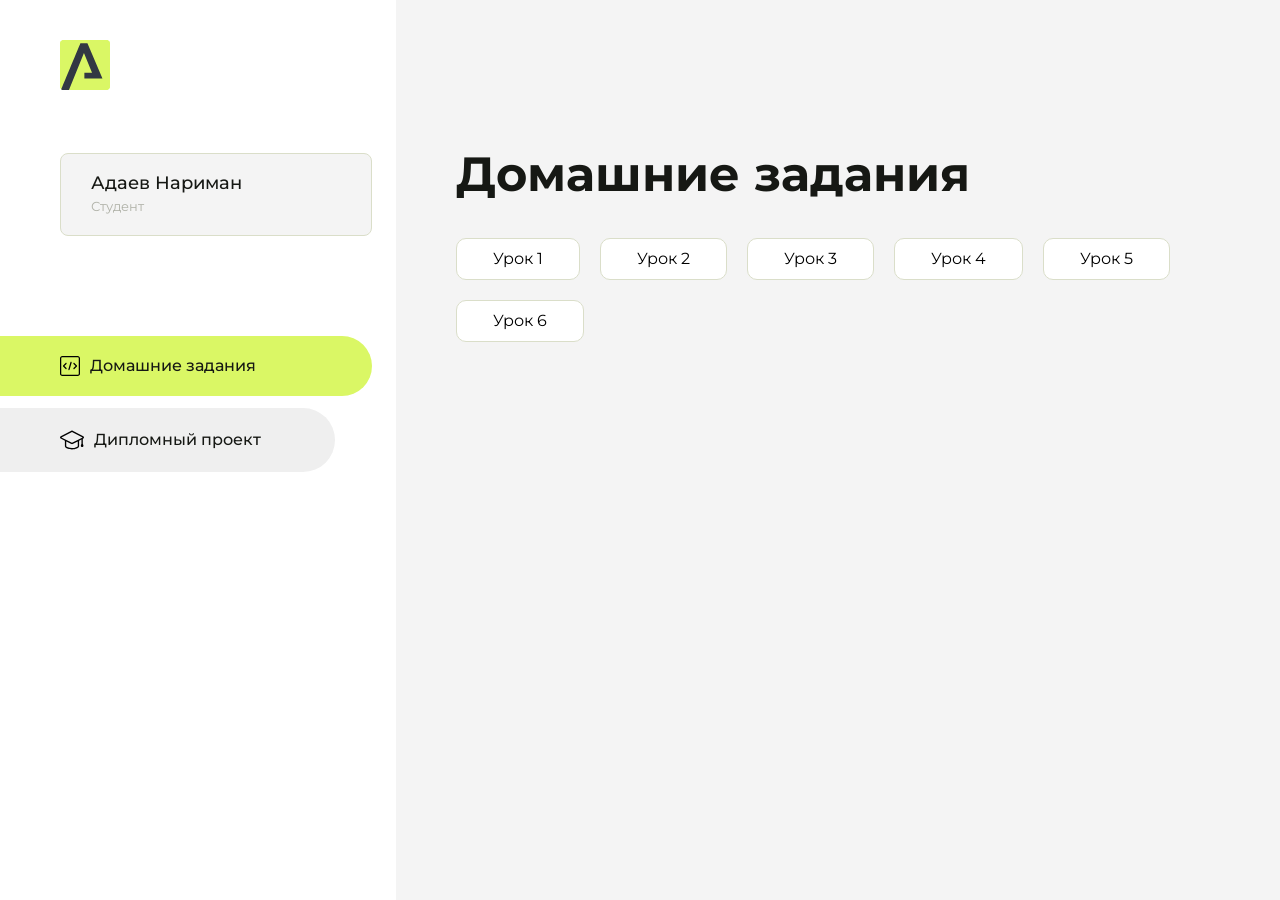
<file: index.html>
<!DOCTYPE html>
<html lang="en">
<head>
    <meta charset="UTF-8">
    <meta name="viewport" content="width=device-width, initial-scale=1.0">
    <title>Домашняя работа</title>
    <link rel="shortcut icon" href="src/logo.ico" type="image/x-icon">
    <link rel="preconnect" href="https://fonts.googleapis.com">
    <link rel="preconnect" href="https://fonts.gstatic.com" crossorigin>
    <link href="https://fonts.googleapis.com/css2?family=Montserrat:wght@400;500;700&family=Rubik:wght@500&display=swap"
          rel="stylesheet">
    <link rel="stylesheet" href="src/style.css">
</head>
<body id="body">
<div class="overlay" id="overlay"></div>
<div class="layout">
    <div class="burger" id="burger">
        <svg viewBox="0 0 24 24" fill="none" xmlns="http://www.w3.org/2000/svg">
            <g id="SVGRepo_bgCarrier" stroke-width="0"></g>
            <g id="SVGRepo_tracerCarrier" stroke-linecap="round" stroke-linejoin="round"></g>
            <g id="SVGRepo_iconCarrier">
                <path d="M4 18L20 18" stroke="#DAF765" stroke-width="2" stroke-linecap="round"></path>
                <path d="M4 12L20 12" stroke="#DAF765" stroke-width="2" stroke-linecap="round"></path>
                <path d="M4 6L20 6" stroke="#DAF765" stroke-width="2" stroke-linecap="round"></path>
            </g>
        </svg>
    </div>
    <aside class="sidebar" id="sidebar">
        <div class="sidebar__inner">
            <div class="logo">
                <svg width="50" height="50" viewBox="0 0 50 50" fill="none" xmlns="http://www.w3.org/2000/svg">
                    <g clip-path="url(#clip0_513_74730)">
                        <path d="M46.17 -0.257004H3.83C1.57281 -0.257004 -0.257 1.57281 -0.257 3.83V46.17C-0.257 48.4272 1.57281 50.257 3.83 50.257H46.17C48.4272 50.257 50.257 48.4272 50.257 46.17V3.83C50.257 1.57281 48.4272 -0.257004 46.17 -0.257004Z"
                              fill="#DAF765"/>
                        <path d="M24.375 38.4H42.461L27.441 3.1585H20.4355C20.4355 3.1585 6.7895 35.881 1.1945 49.294C2.015 50.0275 3.0945 50.257 3.6945 50.257H8.8445L23.954 13.07L32.0465 32.8285H24.375V38.4Z"
                              fill="#323843"/>
                    </g>
                    <defs>
                        <clipPath id="clip0_513_74730">
                            <rect width="50" height="50" fill="white"/>
                        </clipPath>
                    </defs>
                </svg>
            </div>
            <div class="sidebar__user">
                <div class="sidebar__name">Адаев Нариман</div>
                <div class="sidebar__text">Студент</div>
            </div>
            <div class="sidebar__tabs">
                <div class="sidebar__item">
                    <button class="sidebar__button active" id="tasks">
                        <svg xmlns="http://www.w3.org/2000/svg" width="20" height="20" viewBox="0 0 20 20" fill="none">
                            <g clip-path="url(#clip0_704_74543)">
                                <path d="M17.7083 20H2.29167C1.0275 20 0 18.9725 0 17.7083V2.29167C0 1.0275 1.0275 0 2.29167 0H17.7083C18.9725 0 20 1.0275 20 2.29167V17.7083C20 18.9725 18.9725 20 17.7083 20ZM2.29167 1.25C1.7175 1.25 1.25 1.7175 1.25 2.29167V17.7083C1.25 18.2825 1.7175 18.75 2.29167 18.75H17.7083C18.2825 18.75 18.75 18.2825 18.75 17.7083V2.29167C18.75 1.7175 18.2825 1.25 17.7083 1.25H2.29167Z"
                                      fill="black"/>
                                <path d="M6.04167 13.125C5.88167 13.125 5.72167 13.0642 5.6 12.9417L3.1 10.4417C2.85583 10.1975 2.85583 9.80167 3.1 9.5575L5.6 7.0575C5.84417 6.81333 6.24 6.81333 6.48417 7.0575C6.72833 7.30167 6.72833 7.6975 6.48417 7.94167L4.42583 10L6.48417 12.0583C6.72833 12.3025 6.72833 12.6983 6.48417 12.9425C6.36167 13.0642 6.20167 13.125 6.04167 13.125Z"
                                      fill="black"/>
                                <path d="M8.95833 14.1667C8.9 14.1667 8.84 14.1583 8.78167 14.1417C8.45083 14.0442 8.26083 13.6967 8.35833 13.3658L10.4417 6.28251C10.5392 5.95084 10.8892 5.76417 11.2175 5.85917C11.5483 5.95667 11.7383 6.30417 11.6408 6.63501L9.5575 13.7183C9.47833 13.9908 9.22833 14.1667 8.95833 14.1667Z"
                                      fill="black"/>
                                <path d="M13.9583 13.125C13.7983 13.125 13.6383 13.0642 13.5167 12.9417C13.2725 12.6975 13.2725 12.3017 13.5167 12.0575L15.575 9.99916L13.5167 7.94083C13.2725 7.69666 13.2725 7.30083 13.5167 7.05666C13.7608 6.81249 14.1567 6.81249 14.4008 7.05666L16.9008 9.55666C17.145 9.80083 17.145 10.1967 16.9008 10.4408L14.4008 12.9408C14.2783 13.0642 14.1183 13.125 13.9583 13.125Z"
                                      fill="black"/>
                            </g>
                            <defs>
                                <clipPath id="clip0_704_74543">
                                    <rect width="20" height="20" fill="white"/>
                                </clipPath>
                            </defs>
                        </svg>
                        <span>Домашние задания</span></button>
                </div>
                <div class="sidebar__item">
                    <button class="sidebar__button" id="diplom">
                        <svg xmlns="http://www.w3.org/2000/svg" width="24" height="24" viewBox="0 0 24 24" fill="none">
                            <g clip-path="url(#clip0_704_74553)">
                                <path d="M23.2628 10.5971C23.7176 10.365 24 9.90375 24 9.39337C24 8.883 23.7176 8.42175 23.2628 8.18962L12.6135 2.75362C12.2291 2.55824 11.7705 2.55787 11.3854 2.75399L0.736875 8.19C0.282375 8.42175 0 8.883 0 9.39337C0 9.90375 0.282375 10.365 0.736875 10.5971L4.89038 12.7177V18.2074C4.89038 19.8154 8.412 21.393 12 21.393C15.5884 21.393 19.1096 19.815 19.1096 18.2074V12.7174L21.4609 11.517V15.8017L20.901 17.2305C20.7409 17.6389 20.7934 18.0994 21.0405 18.4616C21.2876 18.8246 21.6979 19.041 22.1366 19.041C22.5754 19.041 22.9852 18.8246 23.2324 18.462C23.4795 18.099 23.532 17.6385 23.3719 17.2301L22.8124 15.8021V10.827L23.2628 10.5971ZM17.7623 18.1721C17.6198 18.6375 15.3491 20.0419 12 20.0419C8.65088 20.0419 6.38025 18.6375 6.2415 18.2074V12.3037L6.23887 12.3019C6.23812 12.057 6.1065 11.8207 5.87325 11.7019L1.3515 9.39337L12 3.95737L22.6489 9.39337L12 14.8294L5.87325 11.7019C5.54063 11.5331 4.6695 11.6674 4.5 12C4.33012 12.3322 4.55813 12.5479 4.89038 12.7177L11.3857 16.0331C11.5781 16.1314 11.7889 16.1805 12 16.1805C12.2107 16.1805 12.4222 16.1314 12.6146 16.0331L17.7593 13.407L17.7623 18.1721Z"
                                      fill="black"/>
                            </g>
                            <defs>
                                <clipPath id="clip0_704_74553">
                                    <rect width="24" height="24" fill="white"/>
                                </clipPath>
                            </defs>
                        </svg>
                        <span>Дипломный проект</span></button>
                </div>
            </div>
        </div>

    </aside>
    <div class="content">
        <div class="container">
            <div class="content__block" id="tasksBlock">
                <div class="content__title">Домашние задания</div>
                <ul class="content__list">
                    <li class="content__list-item">
                        <a href="Work-1/fit-studio/index.html">Урок 1</a>
                    </li>
                    <li class="content__list-item">
                        <a href="Work-2/Grid/index.html">Урок 2</a>
                    </li>
                    <li class="content__list-item">
                        <a href="Work-3/fit-studio/index.html">Урок 3</a>
                    </li>
                    <li class="content__list-item">
                        <a href="Work-4/Pulse Fitness Center/index.html">Урок 4</a>
                    </li>
                    <li class="content__list-item">
                        <a href="Work-5/JavaScript/index.html">Урок 5</a>
                    </li>
                    <li class="content__list-item">
                        <a href="nike/index.html">Урок 6</a>
                    </li>
                </ul>
            </div>
            <div class="content__block hidden" id="diplomBlock">
                <div class="content__title">Дипломный проект</div>
                <div class="content__list-diplom">
                    <a href="ПАПКА-С-НОМЕРОМ-УРОКА">Ссылка на ДЗ</a>
                </div>
                <div class="content__decor">
                    <div class="content__decor-text">Давай проверим, чему ты научился!</div>
                    <div class="content__decor-img">
                        <img src="src/decor.png" alt="decor">
                    </div>
                </div>
            </div>
        </div>
    </div>
</div>
<script src="src/index.js"></script>
</body>
</html>
</file>
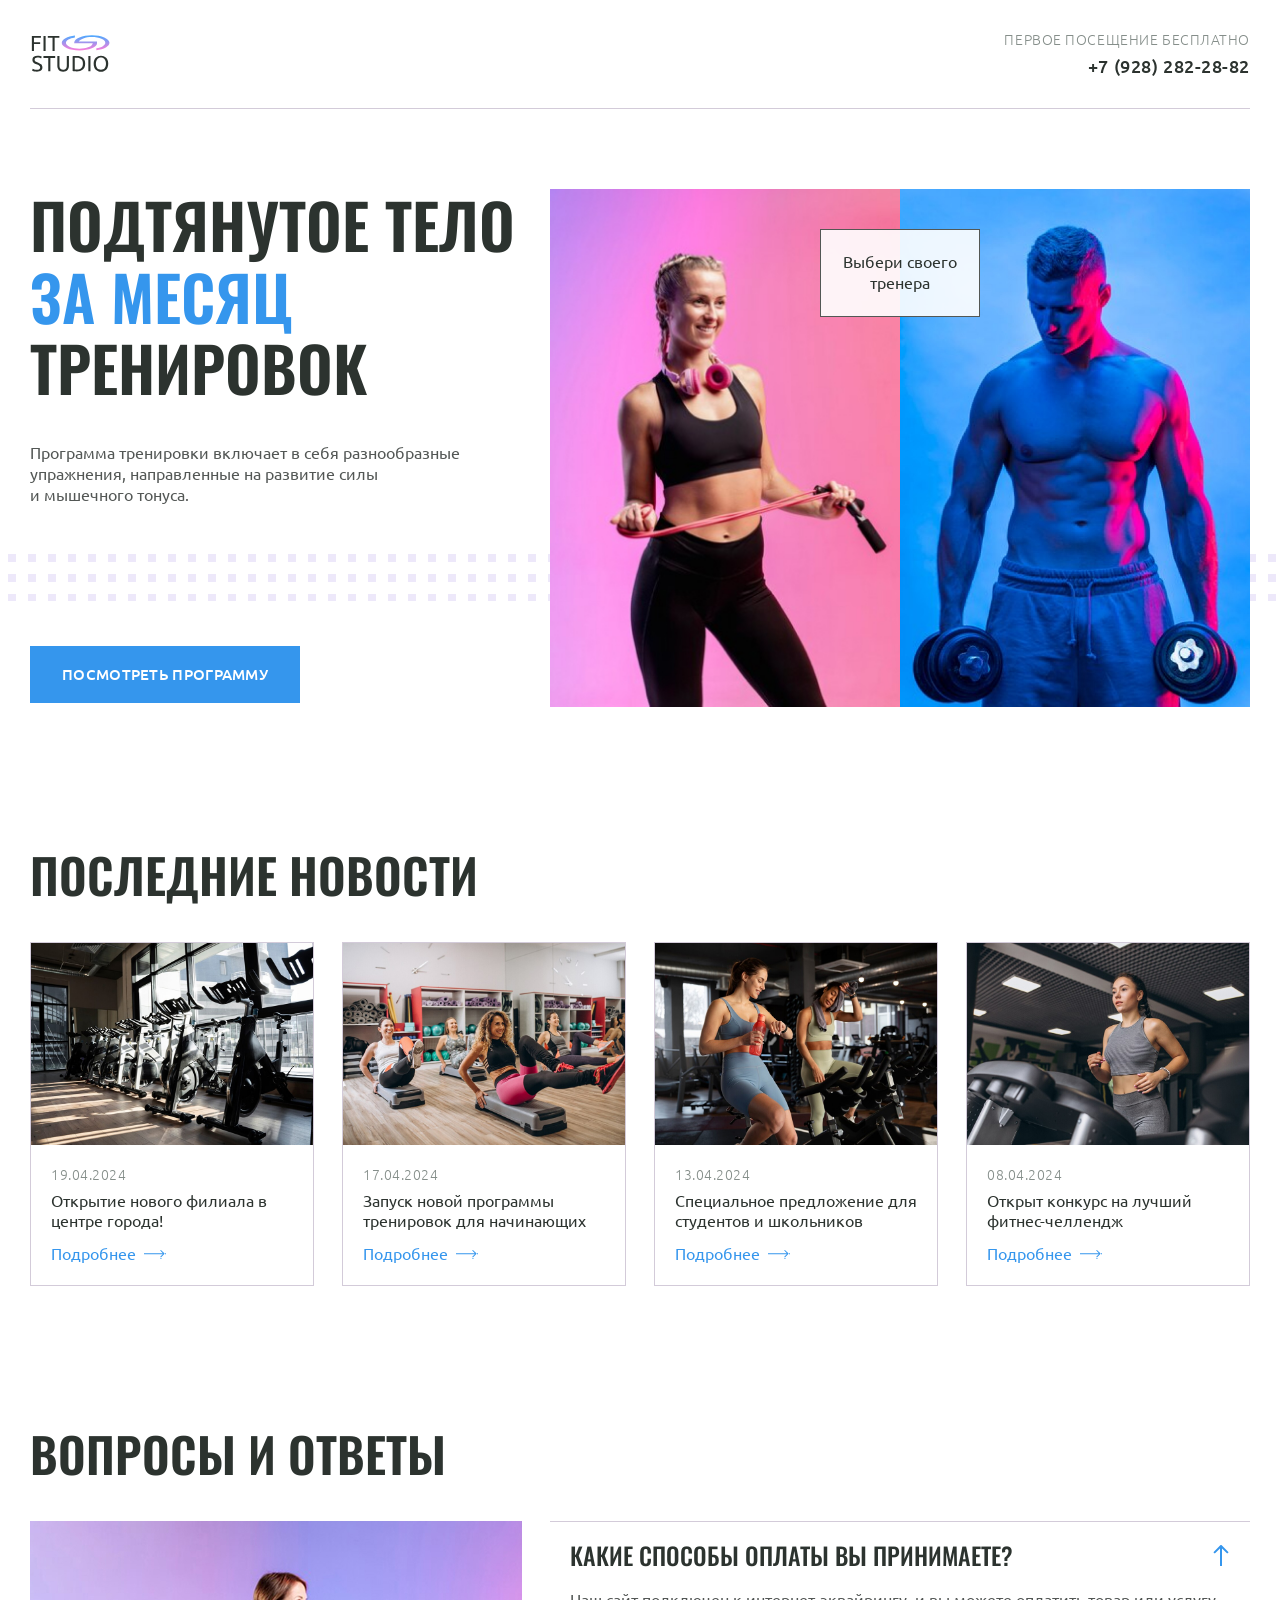
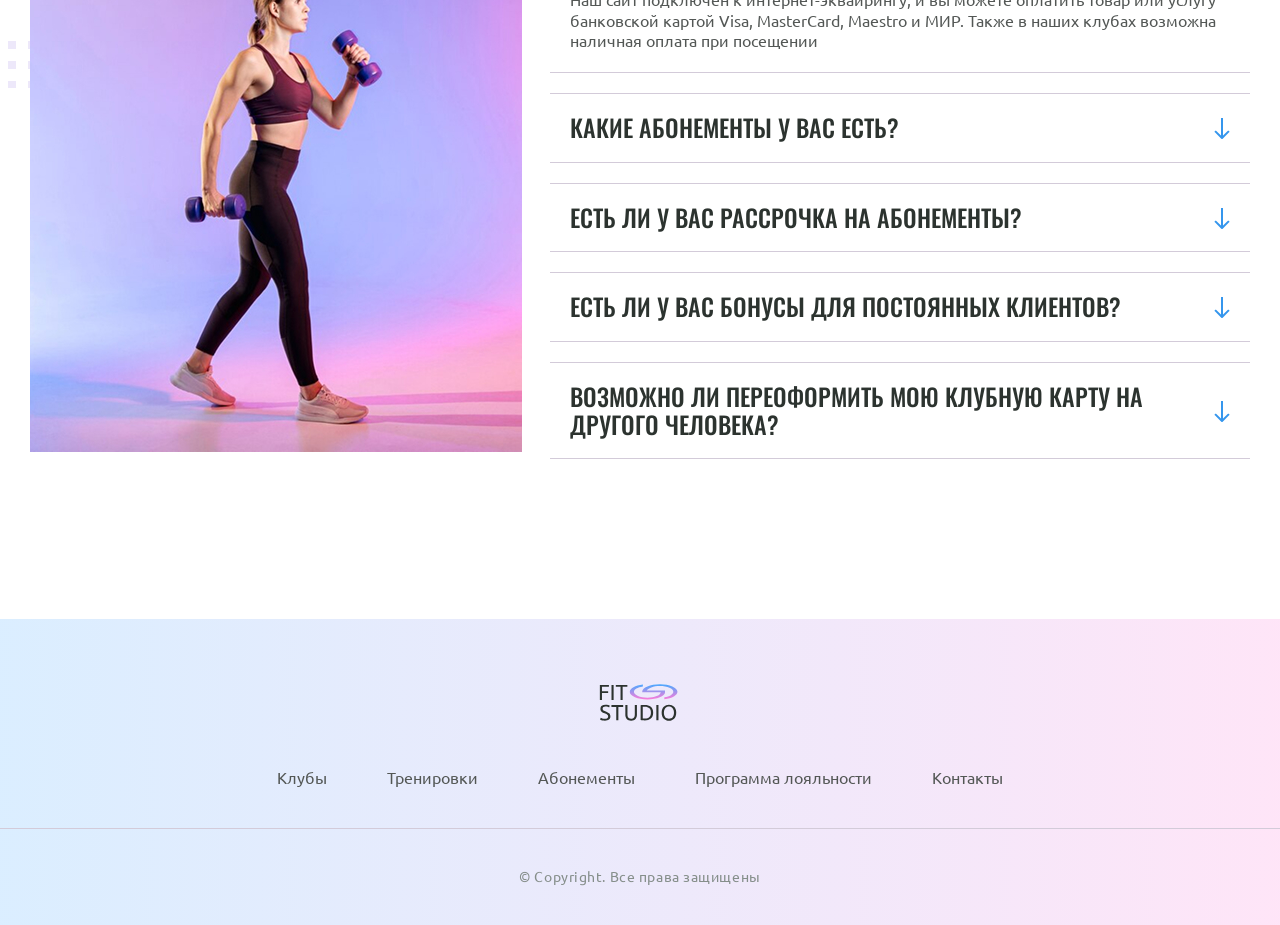
<file: Work-1/fit-studio/index.html>
<!doctype html>
<html lang="ru" class="home-page">
	<head>
		<meta charset="UTF-8" />
		<meta name="viewport" content="width=device-width, initial-scale=1.0" />
		<title>Fit Studio - Главная</title>
		<link rel="stylesheet" href="./css/normalize.css" />
		<link rel="stylesheet" href="./css/fonts.css" />
		<link rel="stylesheet" href="./css/globals.css" />
		<link rel="stylesheet" href="./css/header.css" />
		<link rel="stylesheet" href="./css/index.css" />
		<link rel="stylesheet" href="./css/footer.css" />
		<link
			rel="icon"
			sizes="128x128"
			href="./images/favicon-icon.svg"
			type="image/x-svg+xml"
		/>
	</head>
	<body>
		<header class="header">
			<div class="container">
				<div class="header__inner">
					<a href="/" class="header__logo">
						<img
							class="header__logo-img"
							src="./images/logo-icon.svg"
							width="84"
							height="45"
							alt="Логотип Fit Studio"
						/>
					</a>
					<div class="header__phone text-sub">
						<p class="header__phone-text">Первое посещение бесплатно</p>
						<a class="header__phone-number" href="tel:+79282822882" type="phone"
							>+7 (928) 282-28-82</a
						>
					</div>
				</div>
			</div>
		</header>
		<section class="hero section decor">
			<div class="container hero__container">
				<div class="hero__info">
					<h1 class="hero__title">
						Подтянутое тело
						<strong class="hero__title-accent">за месяц</strong> тренировок
					</h1>
					<p class="hero__info-text text">
						Программа тренировки включает в себя разнообразные упражнения,
						направленные на развитие силы и мышечного тонуса.
					</p>
					<a class="hero__programm-button button" href="#"
						>Посмотреть программу</a
					>
				</div>
				<div class="hero__images">
					<p class="hero__choose text">Выбери своего тренера</p>
					<img
						class="hero__img-girl"
						src="./images/sporty-girl-img.jpg"
						width="347"
						height="513"
						alt="Спортивная девушка держит в руках скакалку"
					/>
					<img
						class="hero__img-man"
						src="./images/sporty-man-img.jpg"
						width="353"
						height="513"
						alt="Спортивный мужчина держит в руках гантели "
					/>
				</div>
			</div>
		</section>
		<section class="news section">
			<div class="container">
				<h2 class="title-large">Последние новости</h2>
				<div class="news__container">
					<article class="news__article">
						<header class="news__header">
							<img
								class="news__article-img news__article-img-gym"
								src="./images/news/news-1-img.jpg"
								width="284"
								height="203"
								alt="Велотренажёры в спортивном зале"
							/>
							<div class="news__info">
								<time class="news__date text-sub" c datetime="2024-04-19">
									19.04.2024
								</time>
								<h3 class="news__article-title text">
									Открытие нового филиала в центре города!
								</h3>
							</div>
						</header>
						<footer class="news__article-footer">
							<a class="news__link text" href="./article.html">Подробнее</a>
						</footer>
					</article>
					<article class="news__article">
						<header class="news__header">
							<img
								class="news__article-img news__article-img-sports-group"
								src="./images/news/news-2-img.jpg"
								width="284"
								height="203"
								alt="Группа женщин занимается спортом"
							/>
							<div class="news__info">
								<time class="news__date text-sub" c datetime="2024-04-17">
									17.04.2024
								</time>
								<h3 class="news__article-title text">
									Запуск новой программы тренировок для начинающих
								</h3>
							</div>
						</header>
						<footer class="news__article-footer">
							<a class="news__link text" href="#">Подробнее</a>
						</footer>
					</article>
					<article class="news__article">
						<header class="news__header">
							<img
								class="news__article-img news__article-img-girls"
								src="./images/news/news-3-img.jpg"
								width="284"
								height="203"
								alt="Две девушки занимаются на велотренажёрах"
							/>
							<div class="news__info">
								<time class="news__date text-sub" c datetime="2024-04-13">
									13.04.2024
								</time>
								<h3 class="news__article-title text">
									Специальное предложение для студентов и школьников
								</h3>
							</div>
						</header>
						<footer class="news__article-footer">
							<a class="news__link text" href="#">Подробнее</a>
						</footer>
					</article>
					<article class="news__article">
						<header class="news__header">
							<img
								class="news__article-img news__article-img-girl"
								src="./images/news/news-4-img.jpg"
								width="284"
								height="203"
								alt="Девушка занимается на беговой дорожке"
							/>
							<div class="news__info">
								<time class="news__date text-sub" c datetime="2024-04-08">
									08.04.2024
								</time>
								<h3 class="news__article-title text">
									Открыт конкурс на лучший фитнес-челлендж
								</h3>
							</div>
						</header>
						<footer class="news__article-footer">
							<a class="news__link text" href="#">Подробнее</a>
						</footer>
					</article>
				</div>
			</div>
		</section>
		<section class="faq section decor">
			<div class="container">
				<h2 class="faq__title title-large">Вопросы и ответы</h2>
				<div class="faq__container">
					<img
						class="faq__img"
						src="./images/sporty-girl-2-img.jpg"
						width="492"
						height="531"
						alt="Спортивная девушка занимается спортом с гантелями"
					/>
					<div class="faq-accordion">
						<details class="faq__details" name="faq" open>
							<summary class="faq__summary title-medium">
								Какие способы оплаты вы принимаете?
							</summary>
							<p class="faq__details-text text">
								Наш сайт подключен к интернет-эквайрингу, и вы можете оплатить
								товар или услугу банковской картой Visa, MasterCard, Maestro и
								МИР. Также в наших клубах возможна наличная оплата при посещении
							</p>
						</details>
						<details class="faq__details" name="faq">
							<summary class="faq__summary title-medium">
								Какие абонементы у вас есть?
							</summary>
							<p class="faq__details-text text">
								Наш сайт подключен к интернет-эквайрингу, и вы можете оплатить
								товар или услугу банковской картой Visa, MasterCard, Maestro и
								МИР. Также в наших клубах возможна наличная оплата при посещении
								фитнес-центра.
							</p>
						</details>
						<details class="faq__details" name="faq">
							<summary class="faq__summary title-medium">
								Есть ли у вас рассрочка на абонементы?
							</summary>
							<p class="faq__details-text text">
								Наш сайт подключен к интернет-эквайрингу, и вы можете оплатить
								товар или услугу банковской картой Visa, MasterCard, Maestro и
								МИР. Также в наших клубах возможна наличная оплата при посещении
								фитнес-центра.
							</p>
						</details>
						<details class="faq__details" name="faq">
							<summary class="faq__summary title-medium">
								Есть ли у вас бонусы для постоянных клиентов?
							</summary>
							<p class="faq__details-text text">
								Наш сайт подключен к интернет-эквайрингу, и вы можете оплатить
								товар или услугу банковской картой Visa, MasterCard, Maestro и
								МИР. Также в наших клубах возможна наличная оплата при посещении
								фитнес-центра.
							</p>
						</details>
						<details class="faq__details" name="faq">
							<summary class="faq__summary title-medium">
								Возможно ли переоформить мою клубную карту на другого человека?
							</summary>
							<p class="faq__details-text text">
								Наш сайт подключен к интернет-эквайрингу, и вы можете оплатить
								товар или услугу банковской картой Visa, MasterCard, Maestro и
								МИР. Также в наших клубах возможна наличная оплата при посещении
								фитнес-центра.
							</p>
						</details>
					</div>
				</div>
			</div>
		</section>
		<footer class="footer">
			<div class="footer__top">
				<div class="container">
					<a class="footer__logo" href="/">
						<img
							class="footer__logo-img"
							src="./images/logo-icon.svg"
							width="84"
							height="45"
							alt="Логотип Fit Studio"
						/>
					</a>
					<nav class="footer__menu">
						<ul class="footer__list">
							<li class="footer__list-item">
								<a href="#" class="footer__link">Клубы</a>
							</li>
							<li class="footer__list-item">
								<a href="#" class="footer__link">Тренировки</a>
							</li>
							<li class="footer__list-item">
								<a href="#" class="footer__link">Абонементы</a>
							</li>
							<li class="footer__list-item">
								<a href="#" class="footer__link">Программа лояльности</a>
							</li>
							<li class="footer__list-item">
								<a href="#" class="footer__link">Контакты</a>
							</li>
						</ul>
					</nav>
				</div>
			</div>
			<div class="container">
				<p class="copyright">&copy; Copyright. Все права защищены</p>
			</div>
		</footer>
	</body>
</html>
</file>
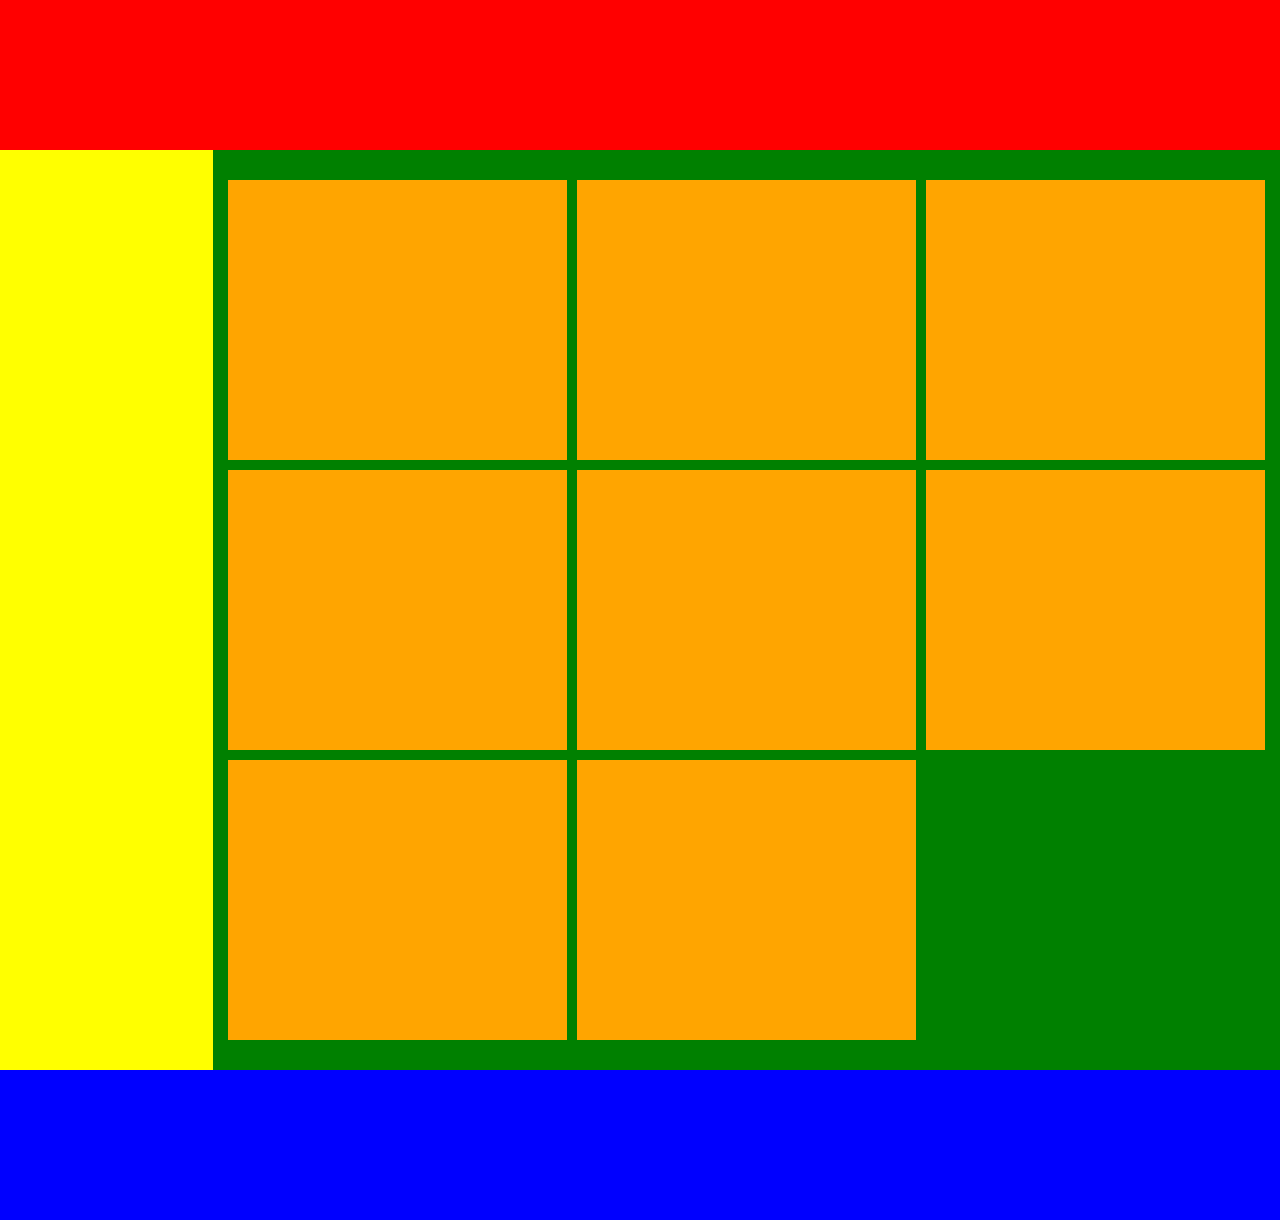
<file: Work-2/Grid/index.html>
<!doctype html>
<html lang="ru">
	<head>
		<meta charset="UTF-8" />
		<meta name="viewport" content="width=device-width, initial-scale=1.0" />
		<link rel="stylesheet" href="./css/style.css" />
		<title>Grid</title>
	</head>
	<body>
		<div class="wrapper">
			<header class="header"></header>
			<aside class="aside"></aside>
			<main class="main">
				<div class="container">
					<article class="article"></article>
					<article class="article"></article>
					<article class="article"></article>
					<article class="article"></article>
					<article class="article"></article>
					<article class="article"></article>
					<article class="article"></article>
					<article class="article"></article>
				</div>
			</main>
			<footer class="footer"></footer>
		</div>
	</body>
</html>
</file>
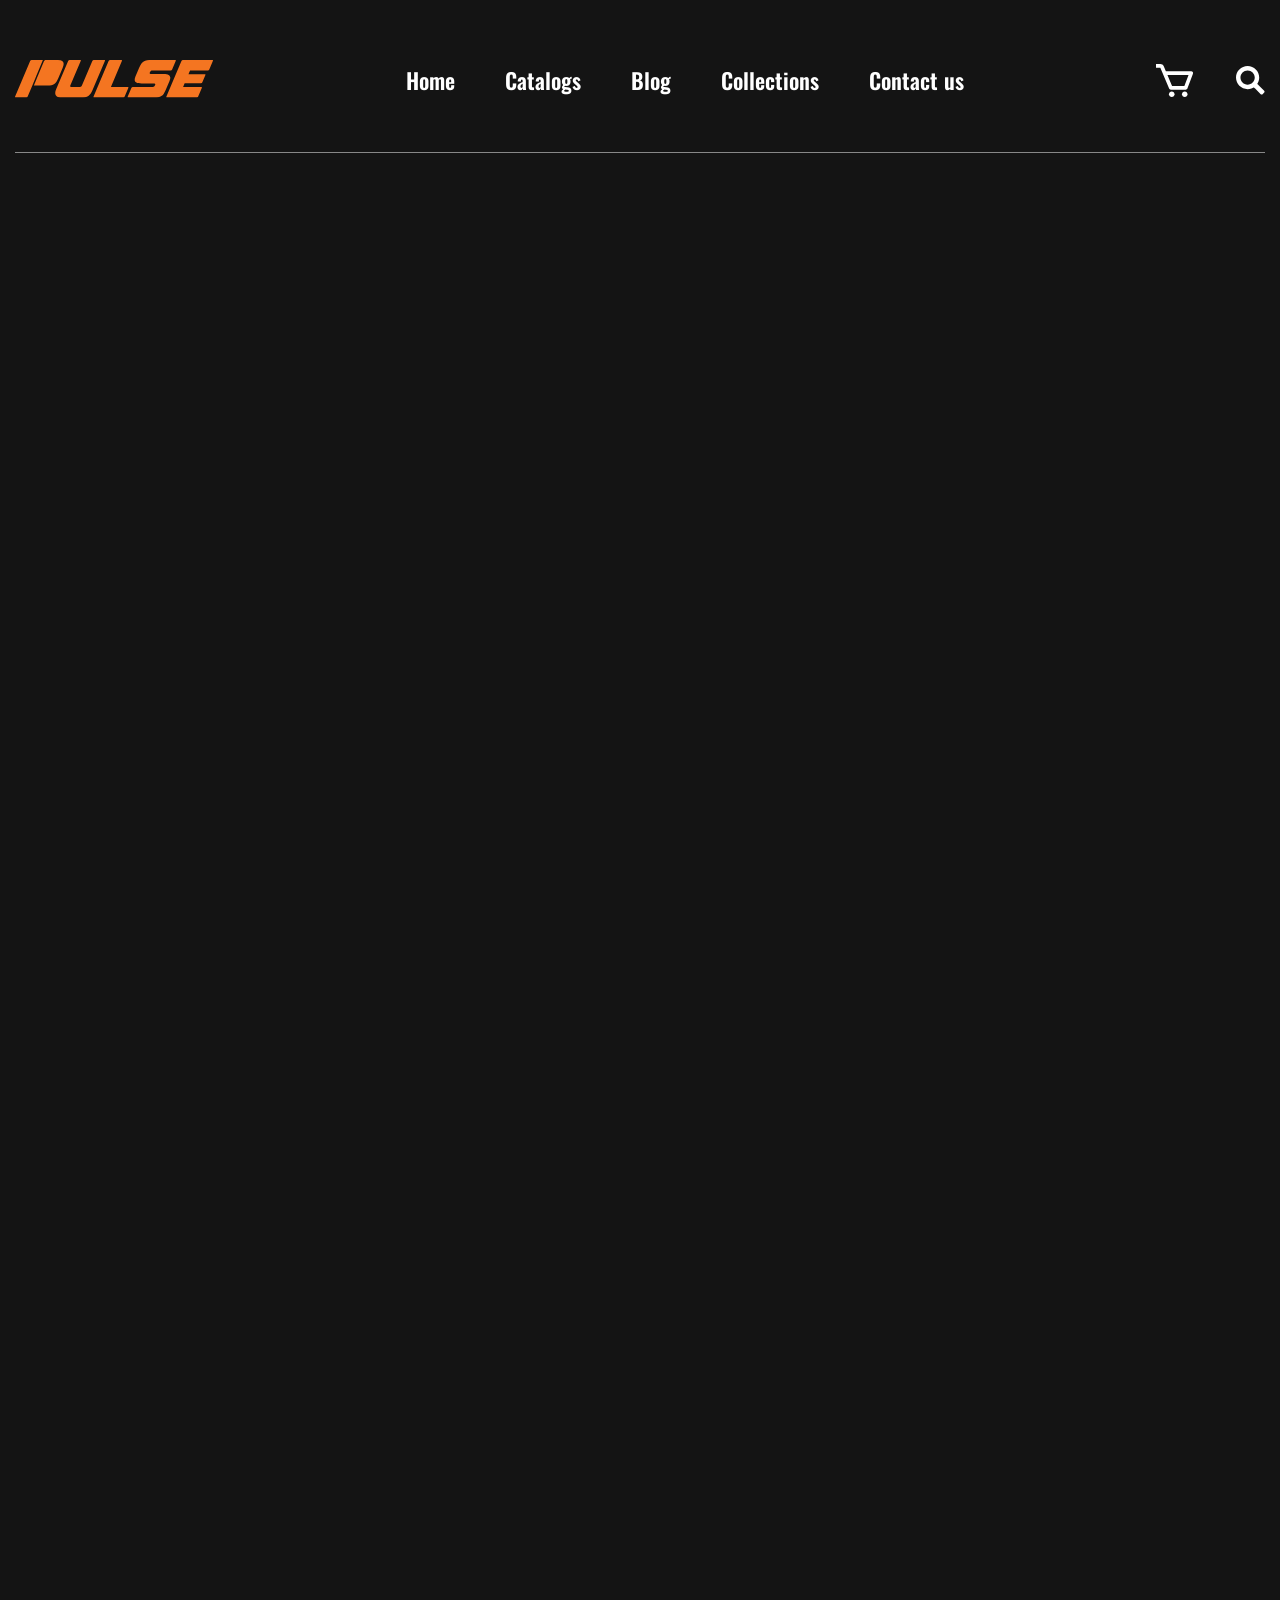
<file: Work-4/Pulse Fitness Center/index.html>
<!doctype html>
<html class="page" lang="en">
	<head>
		<meta charset="UTF-8" />
		<meta name="viewport" content="width=device-width, initial-scale=1.0" />
		<link rel="stylesheet" href="css/index.css" />
		<link
			rel="shortcut icon"
			href="./icons/fitness-favicon-icon.svg"
			type="image/x-icon"
		/>
		<script src="./js/index.js" type="module"></script>
		<title>Pulse Fitness Center</title>
	</head>
	<body class="page__body">
		<header class="header">
			<div class="container">
				<div class="header__inner">
					<div class="header__container">
						<a class="logo header__logo" href="/">
							<img
								class="header__logo-img"
								width="198"
								height="38"
								src="./icons/logo-icon.svg"
								alt="Логотип Pulse fitness center"
							/>
						</a>
						<nav
							class="header__menu"
							aria-label="Главное меню"
							id="header__menu"
						>
							<ul class="header__menu-list">
								<li class="header__menu-item">
									<a class="header__menu-link" href="/">Home</a>
								</li>
								<li class="header__menu-item">
									<a class="header__menu-link" href="#">Catalogs</a>
								</li>
								<li class="header__menu-item">
									<a class="header__menu-link" href="#">Blog</a>
								</li>
								<li class="header__menu-item">
									<a class="header__menu-link" href="#">Collections</a>
								</li>
								<li class="header__menu-item">
									<a class="header__menu-link" href="#">Contact us</a>
								</li>
							</ul>
						</nav>
						<div class="header__actions">
							<button
								class="header__actions-button"
								title="Корзина"
								aria-label="Корзина"
							>
								<svg width="44" height="34">
									<use
										class="header__actions-icon"
										href="./icons/header-sprite.svg#cart"
									></use>
								</svg>
							</button>
							<button
								class="header__actions-button"
								title="Поиск"
								aria-label="Поиск"
							>
								<svg width="29" height="29">
									<use
										class="header__actions-icon"
										href="./icons/header-sprite.svg#search"
									></use>
								</svg>
							</button>
							<button
								class="header__burger burger"
								aria-label="Открыть меню"
								aria-expanded="false"
								aria-controls="header__menu"
							>
								<svg width="25" height="22">
									<use
										class="burger__icon-menu"
										href="./icons/header-sprite.svg#burger"
									></use>
									<use
										class="burger__icon-cross"
										href="./icons/header-sprite.svg#cross"
									></use>
								</svg>
							</button>
						</div>
					</div>
				</div>
			</div>
		</header>
	</body>
</html>
</file>
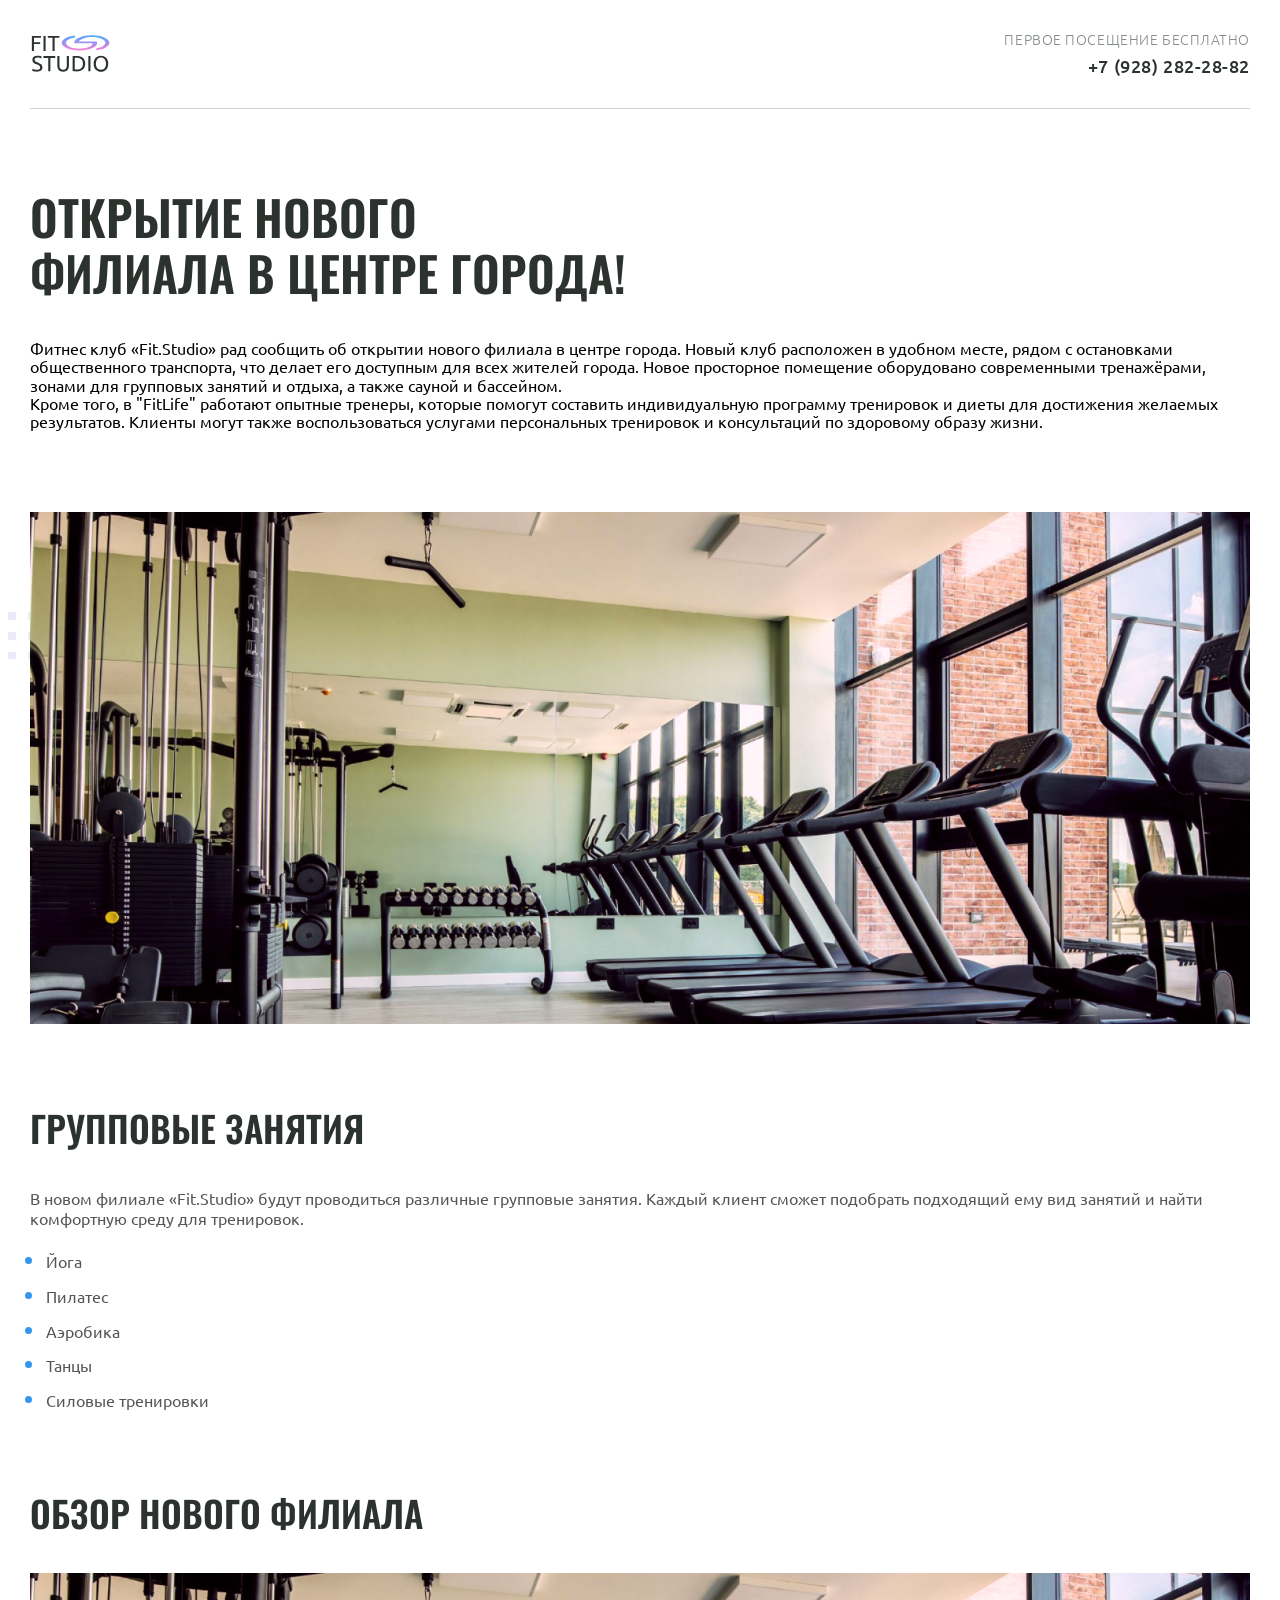
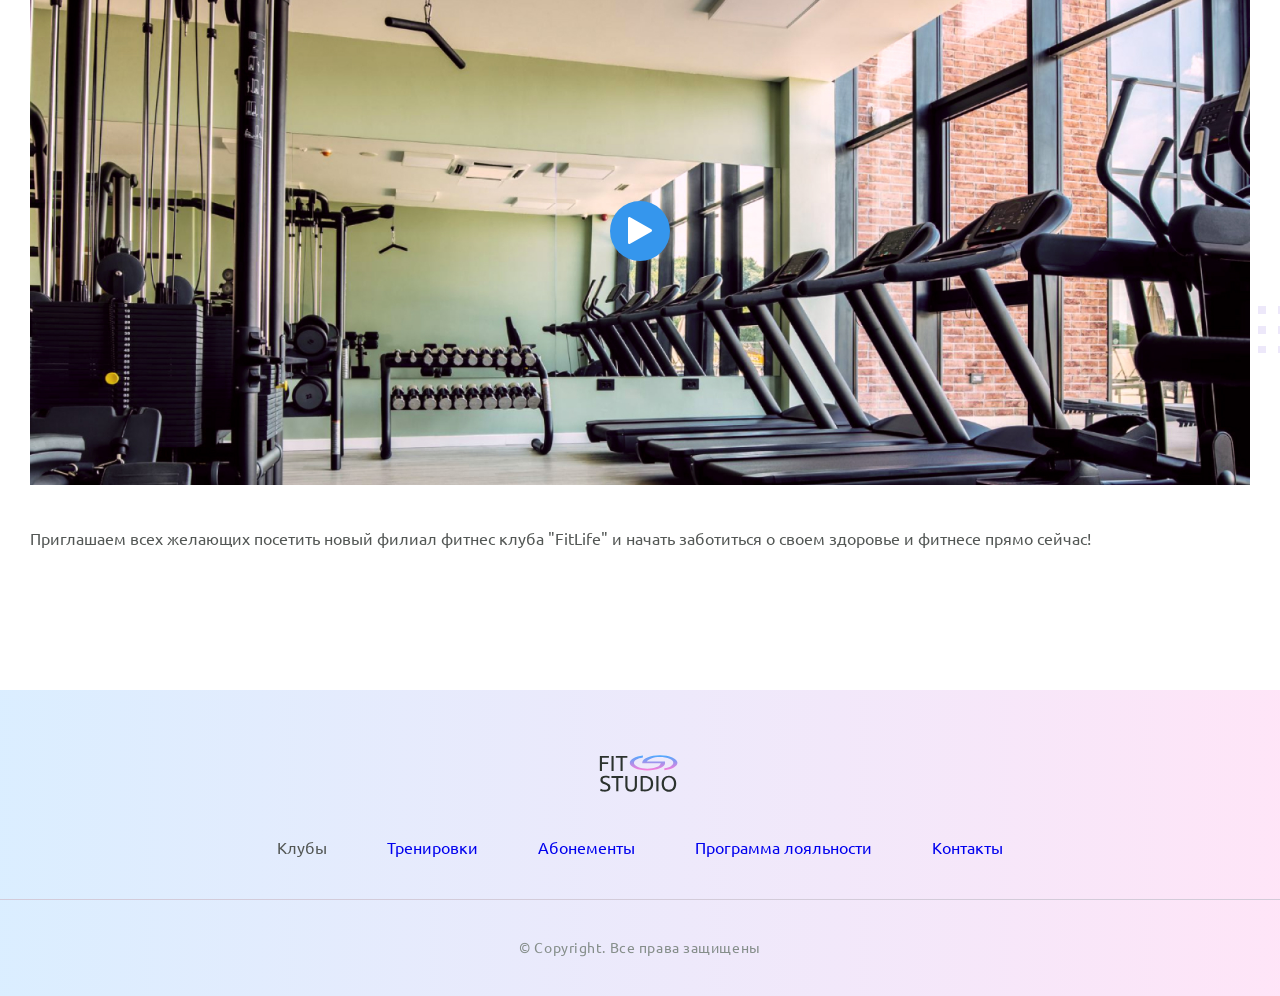
<file: Work-1/fit-studio/article.html>
<!doctype html>
<html lang="ru">
	<head>
		<meta charset="UTF-8" />
		<meta name="viewport" content="width=device-width, initial-scale=1.0" />
		<title>Fit Studio - Открытие нового филиала!</title>
		<link rel="stylesheet" href="./css/normalize.css" />
		<link rel="stylesheet" href="./css/fonts.css" />
		<link rel="stylesheet" href="./css/globals.css" />
		<link rel="stylesheet" href="./css/header.css" />
		<link rel="stylesheet" href="./css/article.css" />
		<link rel="stylesheet" href="./css/footer.css" />
		<link
			rel="icon"
			sizes="128x128"
			href="./images/favicon-icon.svg"
			type="image/x-svg+xml"
		/>
	</head>
	<body>
		<header class="header">
			<div class="container">
				<div class="header__inner">
					<a href="/" class="header__logo">
						<img
							class="header__logo-img"
							src="./images/logo-icon.svg"
							width="84"
							height="45"
							alt="Логотип Fit Studio"
						/>
					</a>
					<div class="header__phone text-sub">
						<p class="header__phone-text">Первое посещение бесплатно</p>
						<a class="header__phone-number" href="tel:+79282822882" type="phone"
							>+7 (928) 282-28-82</a
						>
					</div>
				</div>
			</div>
		</header>
		<article class="article">
			<section class="article-mb-1">
				<div class="container article-mb-1">
					<h1 class="article__title title-large">
						Открытие нового филиала в центре города!
					</h1>
					<p class="article__text">
						Фитнес клуб «Fit.Studio» рад сообщить об открытии нового филиала
						в центре города. Новый клуб расположен в удобном месте, рядом
						с остановками общественного транспорта, что делает его доступным
						для всех жителей города. Новое просторное помещение оборудовано
						современными тренажёрами, зонами для групповых занятий и отдыха,
						а также сауной и бассейном.
					</p>
					<p class="article__text">
						Кроме того, в "FitLife" работают опытные тренеры, которые помогут
						составить индивидуальную программу тренировок и диеты для достижения
						желаемых результатов. Клиенты могут также воспользоваться услугами
						персональных тренировок и консультаций по здоровому образу жизни.
					</p>
				</div>
				<div class="article__decor-wrapper article__decor-wrapper--1 decor">
					<div class="container">
						<img
							class="article__img"
							src="./images/gym-img.jpg"
							width="1220"
							height="512"
							alt="Тренажерный зал"
						/>
					</div>
				</div>
			</section>
			<section class="article-mb-1">
				<div class="container">
					<h2 class="title-large article__title-medium">Групповые занятия</h2>
					<p class="article-text">
						В новом филиале «Fit.Studio» будут проводиться различные групповые
						занятия. Каждый клиент сможет подобрать подходящий ему вид занятий
						и найти комфортную среду для тренировок.
					</p>
					<ul class="article__list article-text">
						<li class="article__item">Йога</li>
						<li class="article__item">Пилатес</li>
						<li class="article__item">Аэробика</li>
						<li class="article__item">Танцы</li>
						<li class="article__item">Силовые тренировки</li>
					</ul>
				</div>
			</section>
			<section>
				<div class="container">
					<h2 class="title-large article__title-medium">
						Обзор нового филиала
					</h2>
				</div>
				<div
					class="article__decor-wrapper article__decor-wrapper--2 article-mb-2 decor"
				>
					<div class="container">
						<button class="article__play-button">
							<img
								width="24"
								height="24"
								src="./images/play-icon.svg"
								alt="белая кнопка запустить"
							/>
						</button>
						<img
							class="article__img"
							src="./images/gym-img.jpg"
							width="1220"
							height="512"
							alt="Тренажерный зал"
						/>
					</div>
				</div>
				<div class="container">
					<p class="article-text">
						Приглашаем всех желающих посетить новый филиал фитнес клуба
						"FitLife" и начать заботиться о своем здоровье и фитнесе прямо
						сейчас!
					</p>
				</div>
			</section>
		</article>
		<footer class="footer">
			<div class="footer__top">
				<div class="container">
					<a class="footer__logo" href="/">
						<img
							class="footer__logo-img"
							src="./images/logo-icon.svg"
							width="84"
							height="45"
							alt="Логотип Fit Studio"
						/>
					</a>
					<nav class="footer__menu">
						<ul class="footer__list">
							<li class="footer__list-item">
								<a href="#" class="footer__link">Клубы</a>
							</li>
							<li class="footer__list-item">
								<a href="#" class="footer-link">Тренировки</a>
							</li>
							<li class="footer__list-item">
								<a href="#" class="footer-link">Абонементы</a>
							</li>
							<li class="footer__list-item">
								<a href="#" class="footer-link">Программа лояльности</a>
							</li>
							<li class="footer__list-item">
								<a href="#" class="footer-link">Контакты</a>
							</li>
						</ul>
					</nav>
				</div>
			</div>
			<div class="container">
				<p class="copyright">&copy; Copyright. Все права защищены</p>
			</div>
		</footer>
	</body>
</html>
</file>
<file: src/style.css>
*{padding: 0;margin: 0;border: 0;}
*,*:before,*:after{-webkit-box-sizing: border-box;box-sizing: border-box;}
:focus,:active{outline: none;}
a:focus,a:active{outline: none;}
nav,footer,header,aside{display: block;}
html,body{
    height:100%;width:100%;
    font-size:100%;line-height:1;-ms-text-size-adjust:100%;-moz-text-size-adjust:100%;-webkit-text-size-adjust:100%;}
input,button,textarea{font-family:inherit;}
input::-ms-clear{display: none;}
button{cursor: pointer;}
button::-moz-focus-inner{padding:0;border:0;}
a,a:visited{text-decoration: none;}
a:hover{text-decoration: none;}
ul li{list-style: none;}
img{vertical-align: top;}
h1,h2,h3,h4,h5,h6{font-size:inherit;font-weight: inherit;}
a{color:inherit;}



body {
    font-family: "Montserrat",SansSerif;
    color: black;
}

body.overflow {
    overflow: hidden;
}



.layout {
    display: -webkit-box;
    display: -ms-flexbox;
    display: flex;
    min-height: 100vh;
}

.sidebar {
    padding: 40px 24px 40px 0;
    -ms-flex-negative: 0;
    flex-shrink: 0;
    background-color: white;
}



.content {
    -webkit-box-flex: 1;
    -ms-flex-positive: 1;
    flex-grow: 1;
    background-color: #F4F4F4;
}

.container {
    display: -webkit-box;
    display: -ms-flexbox;
    display: flex;
    -webkit-box-orient: vertical;
    -webkit-box-direction: normal;
    -ms-flex-direction: column;
    flex-direction: column;
    -webkit-box-pack: center;
    -ms-flex-pack: center;
    justify-content: center;
    -webkit-box-align: center;
    -ms-flex-align: center;
    align-items: center;
    padding: 150px 60px 80px 60px;
}


.logo {
    margin-left: 60px;
    margin-bottom: 60px;
}

.sidebar__user {
    background-color: #F4F4F4;
    padding: 20px 30px;
    margin-left: 60px;
    margin-bottom: 100px;
    border-radius: 8px;
    border: 1px solid #DADEC9;
}

.sidebar__name {
    color:#161814;
    font-size: 18px;
    font-weight: 500;
    margin-bottom: 6px;
}

.sidebar__text {
    color: #AFB1A7;
    font-size: 13px;
    font-weight: 400;
    line-height: 130%; /* 16.9px */
}

.sidebar__item {
    width: 372px;
}

.sidebar__button {
    display: -webkit-box;
    display: -ms-flexbox;
    display: flex;
    -webkit-box-align: center;
    -ms-flex-align: center;
    align-items: center;
    gap: 10px;
    padding: 20px 60px;
    margin-bottom: 12px;
    border-radius: 0px 100px 100px 0px;
    -webkit-transition: all .5s;
    -o-transition: all .5s;
    transition: all .5s;
    cursor: pointer;
    width: 90%;
    color:#161814;
    font-size: 16px;
    font-weight: 500;
}

.sidebar__button.active , .sidebar__button:hover {
    width: 100%;
    background-color: #DAF765;
}


.content__title {
    color: #161814;
    font-size: 48px;
    font-weight: 700;
    margin-bottom: 40px;
}

.content__list {
    display: -webkit-box;
    display: -ms-flexbox;
    display: flex;
    -webkit-box-align: center;
    -ms-flex-align: center;
    align-items: center;
    -ms-flex-wrap: wrap;
    flex-wrap: wrap;
    gap: 20px;
}



.content__list-item  {
    cursor: pointer;
    padding: 12px 18px;
    background-color: #fff;
    border-radius: 10px;
    border: 1px solid #DADEC9;
    -webkit-transition: all .3s;
    -o-transition: all .3s;
    transition: all .3s;
}

.content__list-item:hover,.content__list-diplom:hover {
    background-color: #AFB1A7;
}

li a {
    padding: 12px 18px;

}


.content__list-diplom {
    -webkit-transition: all .3s;
    -o-transition: all .3s;
    transition: all .3s;
    display: inline-block;
    padding: 12px 18px;
    background-color: #fff;
    border-radius: 10px;
    border: 1px solid #DADEC9;
}

.content__decor {
    display: -webkit-box;
    display: -ms-flexbox;
    display: flex;
    -webkit-box-align: center;
    -ms-flex-align: center;
    align-items: center;
}

.content__decor-text {
    color:#BEDD44;
    font-size: 36px;
    font-weight: 700;
    line-height: 110%; /* 39.6px */
}

.content__block {
    max-width: 1200px;
}

.content__block.hidden {
    display: none;
}

.content__decor-img img{
    width: 100%;
}

.burger {
    display: none;
    padding: 5px;
    position: fixed;
    top: 3%;
    right: 7%;
    width: 40px;
    height: 40px;
    background-color: #161814;
    border-radius: 50%;
    z-index: 10;
    border: 1px solid #DAF765;
}

@media (max-width: 768px) {
    .burger {
        display: block;
    }

    .sidebar {
        -webkit-transition: all .3s;
        -o-transition: all .3s;
        transition: all .3s;
        -webkit-transform: translateX(-100%);
        -ms-transform: translateX(-100%);
        transform: translateX(-100%);
        position: fixed;
        top: 0;
        left: 0;
        bottom: 0;
        z-index: 5;
    }

    .sidebar.show {
        -webkit-transform: translateX(0%);
        -ms-transform: translateX(0%);
        transform: translateX(0%);
    }

    .overlay {
        opacity: 0;
        pointer-events: none;
        -webkit-transition: all .3s;
        -o-transition: all .3s;
        transition: all .3s;
        position: absolute;
        top: 0;
        right: 0;
        left: 0;
        bottom: 0;
        z-index: 3;
        background-color: #000000e0;
    }

    .overlay.show {
        opacity: 1;
        pointer-events: all;
    }

    .container {
        padding: 40px 20px;
        min-height: 100%;
    }

    .content__decor {
        margin-top: 20px;
        -webkit-box-orient: vertical;
        -webkit-box-direction: normal;
        -ms-flex-direction: column;
        flex-direction: column;
    }
}

@media (max-width: 400px) {
    .sidebar__user {
        margin-left: 0;
    }
}
</file>
<file: Work-1/fit-studio/css/fonts.css>
@font-face {
	font-family: "Ubuntu";
	src:
		local("Ubuntu"),
		url("../fonts/UbuntuLight.woff2") format("woff2");
	font-weight: 300;
	font-style: normal;
	font-display: swap;
}

@font-face {
	font-family: "Ubuntu";
	src:
		local("Ubuntu"),
		url("../fonts/UbuntuRegular.woff2") format("woff2");
	font-weight: 400;
	font-style: normal;
	font-display: swap;
}

@font-face {
	font-family: "Ubuntu";
	src:
		local("Ubuntu"),
		url("../fonts/UbuntuMedium.woff2") format("woff2");
	font-weight: 500;
	font-style: normal;
	font-display: swap;
}

@font-face {
	font-family: "Oswald";
	src:
		local("Oswald"),
		url("../fonts/OswaldMedium.woff2") format("woff2");
	font-weight: 500;
	font-style: normal;
	font-display: swap;
}

@font-face {
	font-family: "Oswald";
	src:
		local("Oswald"),
		url("../fonts/OswaldSemiBold.woff2") format("woff2");
	font-weight: 600;
	font-style: normal;
	font-display: swap;
}
</file>
<file: Work-1/fit-studio/css/globals.css>
html {
	font-family: Ubuntu, sans-serif;
	font-weight: 400;
}

body *,
*::before,
*::after {
	box-sizing: border-box;
}

body {
	display: flex;
	flex-direction: column;
	min-width: 375px;
	min-height: 100vh;
}

h1,
h2,
h3,
h4,
h5,
h6,
p {
	margin: 0;
}

a {
	text-decoration: none;
}

img {
	max-width: 100%;
	height: auto;
	object-fit: cover;
}

a,
button {
	outline: none;
}

.container {
	max-width: 1250px;
	margin: 0 auto;
	padding: 0 15px;
}

.text {
	font-weight: 400;
	font-size: 16px;
	line-height: 130%;
	color: #535755;
}

.button {
	display: inline-block;
	padding: 19px 32px;
	background: #3596ed;
	font-weight: 500;
	font-size: 15px;
	line-height: 130%;
	letter-spacing: 0.02em;
	text-align: center;
	text-transform: uppercase;
	color: #fff;
	transition:
		opacity 0.2s,
		background-color 0.2s;
}

.button:hover {
	opacity: 0.8;
}

.button:not(:disabled):active {
	background-color: #2d82cd;
}

button.button:disabled {
	opacity: 0.65;
	cursor: default;
}

.section {
	margin-bottom: 140px;
}

.title-large {
	max-width: 596px;
	margin-bottom: 40px;
	font-family: Oswald, sans-serif;
	font-weight: 600;
	line-height: 115%;
	font-size: 48px;
	text-transform: uppercase;
	color: #2c332f;
}

.title-medium {
	font-weight: 500;
	font-size: 24px;
	font-family: Oswald, sans-serif;
	line-height: 115%;
	text-transform: uppercase;
	color: #2c332f;
}

.text-sub {
	font-weight: 300;
	font-size: 14px;
	letter-spacing: 0.04em;
	text-transform: uppercase;
	color: #858e8a;
}

.decor::before {
	content: "";
	position: absolute;
	background: url(../images/decor-icon.svg) repeat-x;
	z-index: -1;
	width: calc(50% - 250px);
	height: 47px;
}

a:focus-visible,
button:focus-visible,
summary:focus-visible {
	outline: 2px solid #3596ed;
	outline-offset: 1px;
}

@media (width <= 992px) {
	.container {
		max-width: 768px;
	}
}

@media (width <= 768px) {
	.container {
		max-width: 576px;
	}

	.title-large {
		font-size: 40px;
		margin-bottom: 30px;
	}

	.title-medium {
		font-size: 22px;
	}

	.home-page .title-large {
		max-width: inherit;
		text-align: center;
	}
}

@media (width <= 576px) {
	.section {
		margin-bottom: 80px;
	}

	.title-large {
		font-size: 32px;
	}

	.title-medium {
		font-size: 18px;
	}
}

.article-mb-1 {
	margin-bottom: 80px;
}

.article-mb-2 {
	margin-bottom: 40px;
}
</file>
<file: Work-1/fit-studio/css/header.css>
.header__inner {
	display: -webkit-box;
	display: -ms-flexbox;
	display: flex;
	-webkit-box-pack: justify;
	-ms-flex-pack: justify;
	justify-content: space-between;
	-webkit-box-align: center;
	-ms-flex-align: center;
	align-items: center;
	gap: 10px;
	padding-top: 30px;
	padding-bottom: 30px;
	border-bottom: 1px solid #d3cbd9;
}

.header__phone {
	text-align: right;
}

.header__phone-text {
	margin-bottom: 8px;
}

.header__phone-number {
	font-weight: 500;
	font-size: 18px;
	color: #2c332f;
	-webkit-transition: color 0.2s;
	transition: color 0.2s;
}

.header__phone-number:hover {
	color: #3596ed;
}
</file>
<file: Work-1/fit-studio/css/index.css>
.hero {
	position: relative;
	padding-top: 80px;
}

.hero::before {
	bottom: 106px;
	width: 100%;
}

.hero__container {
	display: -webkit-box;
	display: -ms-flexbox;
	display: flex;
	gap: 28px;
}

.hero__info {
	max-width: 492px;
}

.hero__title {
	font-family: "Oswald", sans-serif;
	margin-bottom: 40px;
	font-weight: 600;
	font-size: 62px;
	line-height: 115%;
	text-transform: uppercase;
	color: #2c332f;
}

.hero__title-accent {
	color: #3596ed;
	font-weight: 600;
}

.hero__info-text {
	max-width: 440px;
	margin-bottom: 140px;
}

.hero__images {
	display: -webkit-box;
	display: -ms-flexbox;
	display: flex;
	position: relative;
}

.hero__choose {
	position: absolute;
	top: 40px;
	left: 50%;
	-webkit-transform: translateX(-50%);
	-ms-transform: translateX(-50%);
	transform: translateX(-50%);
	max-width: 160px;
	border: 1px solid #535755;
	padding: 22px;
	background: rgba(255, 255, 255, 0.9);
	color: #2c332f;
	text-align: center;
}

.news__container {
	display: -webkit-box;
	display: -ms-flexbox;
	display: flex;
	gap: 28px;
}

.news__article {
	display: -webkit-box;
	display: -ms-flexbox;
	display: flex;
	-webkit-box-orient: vertical;
	-webkit-box-direction: normal;
	-ms-flex-direction: column;
	flex-direction: column;
	-webkit-box-flex: 1;
	-ms-flex: 1 1 25%;
	flex: 1 1 25%;
	max-width: 284px;
	border: 1px solid #d3cbd9;
	overflow: hidden;
	background-color: #fff;
}

.news__article-img {
	display: block;
}

.news__info {
	padding: 20px 20px 0;
	margin-bottom: 12px;
}

.news__date {
	display: inline-block;
	margin-bottom: 8px;
}

.news__article-title {
	color: #2c332f;
}

.news__article-footer {
	padding: 0 20px 20px;
	margin-top: auto;
}

.news__link {
	color: #3596ed;
}

.news__link {
	display: -webkit-inline-box;
	display: -ms-inline-flexbox;
	display: inline-flex;
	-webkit-box-align: center;
	-ms-flex-align: center;
	align-items: center;
	gap: 8px;
}

.news__link::after {
	content: "";
	display: inline-block;
	width: 22px;
	height: 9px;
	background-image: url("../images/arrow-right-icon.svg");
	-webkit-transition: -webkit-transform 0.2s;
	transition: -webkit-transform 0.2s;
	-o-transition: transform 0.2s;
	transition: transform 0.2s;
	transition:
		transform 0.2s,
		-webkit-transform 0.2s;
}

.news__link:hover::after {
	-webkit-transform: translateX(5px);
	-ms-transform: translateX(5px);
	transform: translateX(5px);
}

.faq {
	position: relative;
}

.faq::before {
	top: 215px;
}

.faq__container {
	display: -webkit-box;
	display: -ms-flexbox;
	display: flex;
	-webkit-box-align: start;
	-ms-flex-align: start;
	align-items: flex-start;
	gap: 28px;
}

.faq__details {
	margin-bottom: 20px;
	border-block: 1px solid #d3cbd9;
}

.faq__accordion:last-child {
	margin-bottom: 0;
}

details[open] summary::after {
	-webkit-transform: rotate(180deg);
	-ms-transform: rotate(180deg);
	transform: rotate(180deg);
}

.faq__summary {
	display: -webkit-box;
	display: -ms-flexbox;
	display: flex;
	-webkit-box-align: center;
	-ms-flex-align: center;
	align-items: center;
	-webkit-box-pack: justify;
	-ms-flex-pack: justify;
	justify-content: space-between;
	gap: 10px;
	list-style: none;
	padding: 20px;
	cursor: pointer;
}

.faq__summary::after {
	content: "";
	display: inline-block;
	-ms-flex-negative: 0;
	flex-shrink: 0;
	width: 17px;
	height: 22px;
	background: url("../images/arrow-down-icon.svg") no-repeat center / cover;
}

.faq__summary::-webkit-details-marker {
	display: none;
}

.faq__details-text {
	padding: 0 20px 20px;
}

@media (width <= 1440px) {
	.hero__images img {
		width: 50%;
	}
}

@media (width <= 992px) {
	.hero::after {
		display: none;
	}

	.hero__container {
		-webkit-box-orient: vertical;
		-webkit-box-direction: normal;
		-ms-flex-direction: column;
		flex-direction: column;
		-webkit-box-align: center;
		-ms-flex-align: center;
		align-items: center;
	}

	.hero__info {
		text-align: center;
	}

	.hero__title {
		font-size: 52px;
		margin-bottom: 30px;
	}

	.hero__info-text {
		max-width: inherit;
		margin-bottom: 30px;
	}

	.news__container {
		-ms-flex-wrap: wrap;
		flex-wrap: wrap;
		-webkit-box-pack: center;
		-ms-flex-pack: center;
		justify-content: center;
		gap: 20px;
	}

	.news__article {
		-ms-flex-preferred-size: 50%;
		flex-basis: 50%;
		max-width: 350px;
	}

	.news__article-img {
		width: 100%;
	}

	.faq__container {
		-webkit-box-orient: vertical;
		-webkit-box-direction: reverse;
		-ms-flex-direction: column-reverse;
		flex-direction: column-reverse;
		-webkit-box-align: center;
		-ms-flex-align: center;
		align-items: center;
	}

	.faq::before {
		display: none;
	}
}

@media (width <= 768px) {
	.hero__title {
		font-size: 50px;
	}

	.faq .title-large {
		font-size: 40px;
	}

	.news__article {
		-ms-flex-preferred-size: 100%;
		flex-basis: 100%;
		max-width: 400px;
	}
}

@media (width <= 576px) {
	.hero {
		padding-top: 60px;
	}

	.hero__title {
		font-size: 42px;
	}

	.hero__info {
		max-width: 410px;
	}

	.hero__choose {
		font-size: 14px;
		padding: 10px;
		max-width: 125px;
	}
}
</file>
<file: Work-1/fit-studio/css/footer.css>
.footer {
	padding: 60px 0 40px;
	margin-top: auto;
	background-image: -webkit-gradient(
		linear,
		left top,
		right top,
		from(rgba(73, 169, 255, 0.2)),
		to(rgba(252, 124, 217, 0.2))
	);
	background-image: linear-gradient(
		90deg,
		rgba(73, 169, 255, 0.2) 0%,
		rgba(252, 124, 217, 0.2) 100%
	);
	text-align: center;
}

.footer__top {
	padding-bottom: 40px;
	border-bottom: 1px solid #d3cbd9;
	margin-bottom: 40px;
}

.footer__logo {
	margin-bottom: 40px;
	display: inline-block;
}

.footer__list {
	display: -webkit-box;
	display: -ms-flexbox;
	display: flex;
	list-style: none;
	-webkit-box-pack: center;
	-ms-flex-pack: center;
	justify-content: center;
	-webkit-box-align: center;
	-ms-flex-align: center;
	align-items: center;
	margin: 0;
	padding: 0;
	gap: 60px;
}

.footer__link {
	font-weight: 400;
	font-size: 16px;
	line-height: 130%;
	color: #535755;
	-webkit-transition: color 0.2s;
	transition: color 0.2s;
}

.footer__link:hover {
	color: #3596ed;
}

.copyright {
	font-weight: 400;
	font-size: 14px;
	letter-spacing: 0.04em;
	color: #858e8a;
}

@media (max-width: 768px) {
	.footer__list {
		gap: 25px;
		-webkit-box-orient: vertical;
		-webkit-box-direction: normal;
		-ms-flex-direction: column;
		flex-direction: column;
	}
}

@media (max-width: 576px) {
	.footer {
		padding-top: 40px;
	}
}
</file>
<file: Work-2/Grid/css/style.css>
html {
	font-family: sans-serif;
}

* {
	box-sizing: border-box;
}
body {
	min-width: 375px;
	min-height: 100vh;
	margin: 0;
}

.wrapper {
	display: grid;
	grid-template-columns: repeat(12, 1fr);
	grid-template-rows: auto 1fr auto;
	min-height: 100vh;
}

.container {
	max-width: 1280px;
	padding: 0 15px;
	margin: 0 auto;
}

.header {
	background-color: red;
	grid-column: 1 / 12 span;
	min-height: 150px;
}

.aside {
	background-color: yellow;
	grid-column: 1 / 2 span;
	grid-row: 2 / 11 span;
}

.main {
	padding-block: 30px;
	background-color: green;
	grid-column: 3 / 12 span;
	grid-row: 2 / 11 span;
}
.main .container {
	display: grid;
	grid-template-columns: repeat(auto-fit, minmax(280px, 1fr));
	grid-template-rows: repeat(2, 280px);
	grid-auto-rows: 280px;
	gap: 10px;
}

.article {
	background-color: orange;
}

.footer {
	background-color: blue;
	grid-column: 1 / 12 span;
	min-height: 150px;
}

@media (width <= 1200px) {
	.aside {
		grid-column: 1 / 3 span;
	}

	.main {
		grid-column: 4 / 12 span;
	}
}

@media (width <= 768px) {
	.aside {
		display: none;
	}

	.main {
		grid-column: 1 / 12 span;
	}
}
</file>
<file: Work-1/fit-studio/css/article.css>
.article {
	padding-top: 80px;
	padding-bottom: 120px;
}

.article__title-medium {
	font-size: 36px;
}

.article-text {
	margin-bottom: 20px;
	font-weight: 400;
	font-size: 16px;
	line-height: 130%;
	color: #535755;
}

.article__decor-wrapper {
	position: relative;
}

.article__decor-wrapper--1::before {
	top: 100px;
	left: 0;
}

.article__decor-wrapper::before {
	bottom: 136px;
	right: 0;
}

.article__list {
	margin-top: 0;
	padding-left: 16px;
}

.article__item {
	margin-bottom: 12px;
}

.article__item::marker {
	font-size: 22px;
	color: #3596ed;
}

.article__play-button {
	position: absolute;
	top: 50%;
	left: 50%;
	display: -webkit-box;
	display: -ms-flexbox;
	display: flex;
	-webkit-box-pack: center;
	-ms-flex-pack: center;
	justify-content: center;
	-webkit-box-align: center;
	-ms-flex-align: center;
	align-items: center;
	-webkit-transform: translate(-50%, -50%);
	-ms-transform: translate(-50%, -50%);
	transform: translate(-50%, -50%);
	width: 60px;
	height: 60px;
	border: none;
	border-radius: 50%;
	padding: 0;
	background-color: #3596ed;
	cursor: pointer;
	-webkit-transition:
		opacity 0.2s,
		background-color 0.2s;
	transition:
		opacity 0.2s,
		background-color 0.2s;
}

.article__play-button:hover {
	background-color: #38a2ff;
}

.article__play-button:active {
	background-color: #2d82cd;
}

@media (width <= 768px) {
	.article-mb-1 {
		margin-bottom: 60px;
	}

	.article__decor-wrapper::before {
		display: none;
	}

	.article__title-medium {
		font-size: 32px;
	}
}

@media (width <= 576px) {
	.article {
		padding-top: 60px;
		padding-bottom: 80px;
	}

	.article__title-medium {
		font-size: 28px;
	}

	.article-mb-1 {
		margin-bottom: 40px;
	}

	.article-mb-2 {
		margin-bottom: 30px;
	}

	.article__play-button {
		width: 50px;
		height: 50px;
	}

	.article__play-button img {
		width: 18px;
		height: 18px;
	}
}
</file>
<file: Work-4/Pulse Fitness Center/css/index.css>
/* base */
@import "./base/normalize.css";
@import "./base/fonts.css";
@import "./base/vars.css";
@import "./base/globals.css";

/* blocks */
@import "./block/header.css";
@import "./block/burger.css";
</file>
